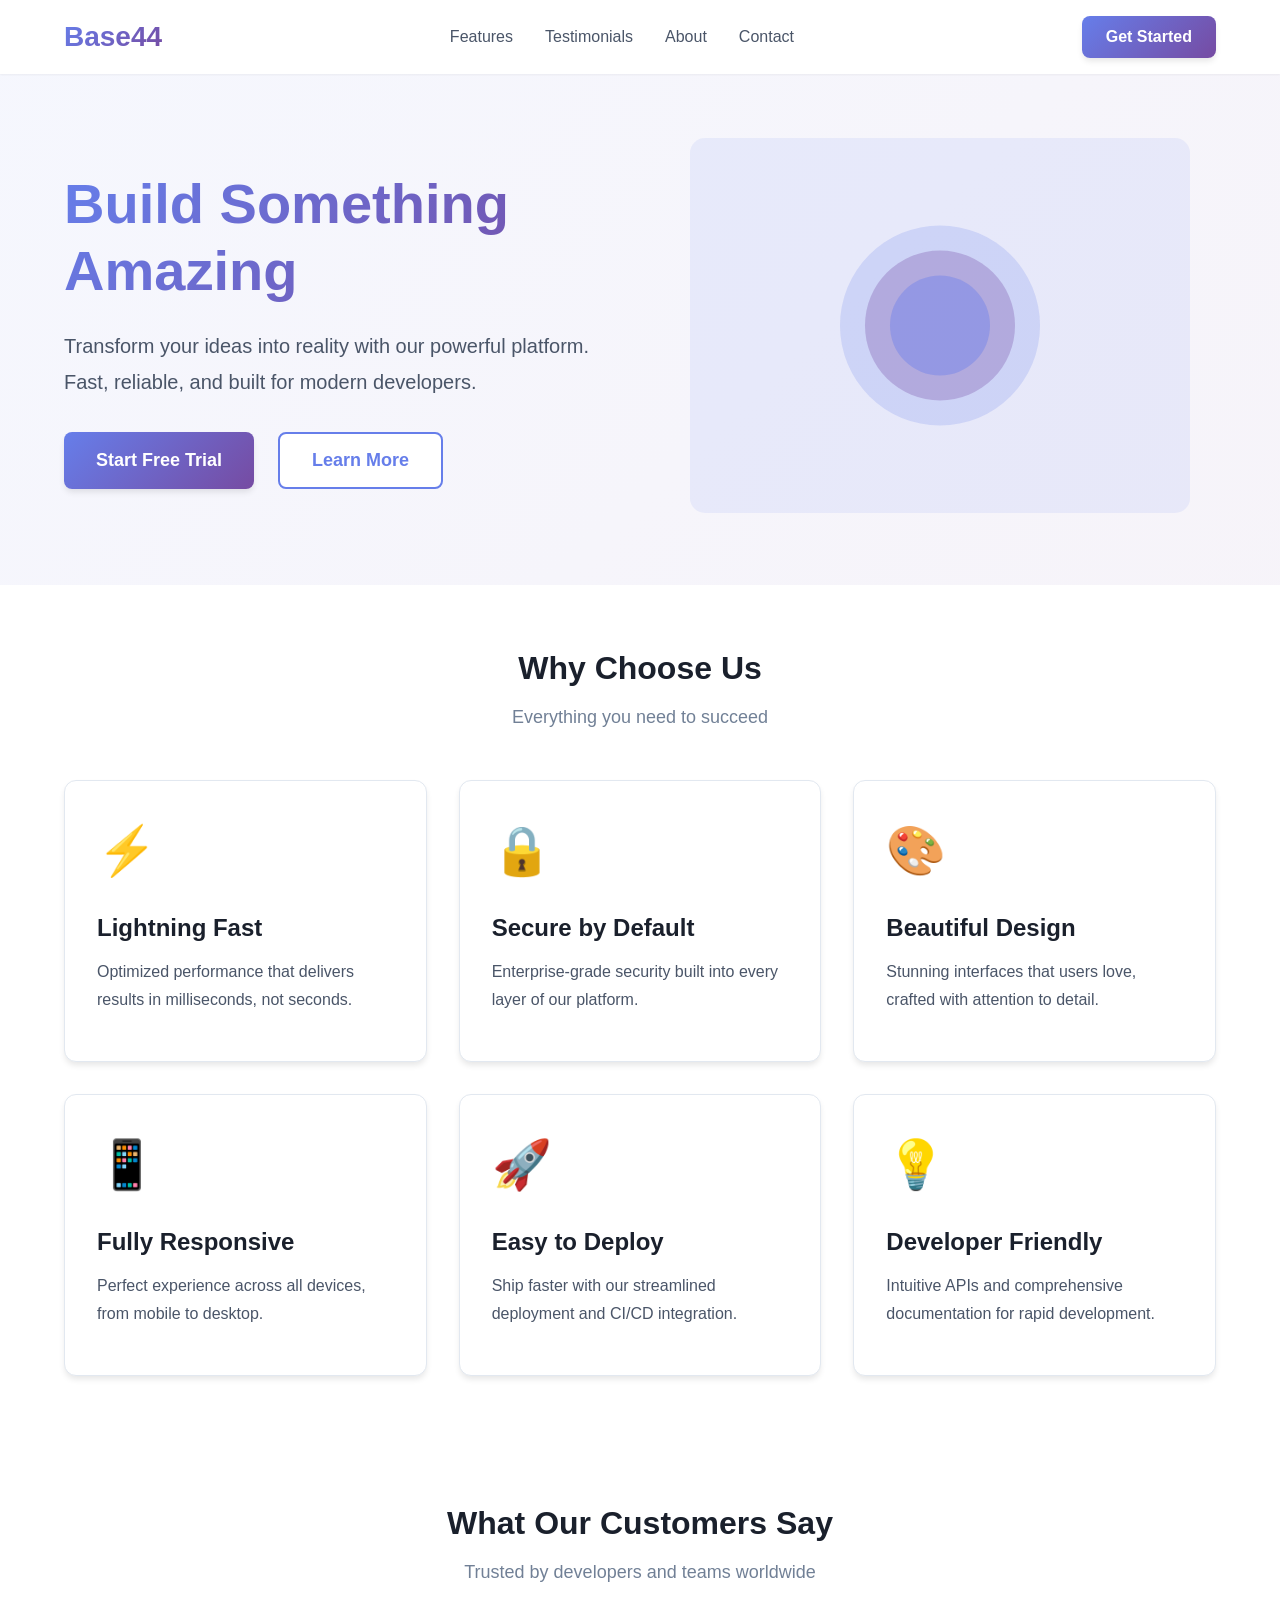
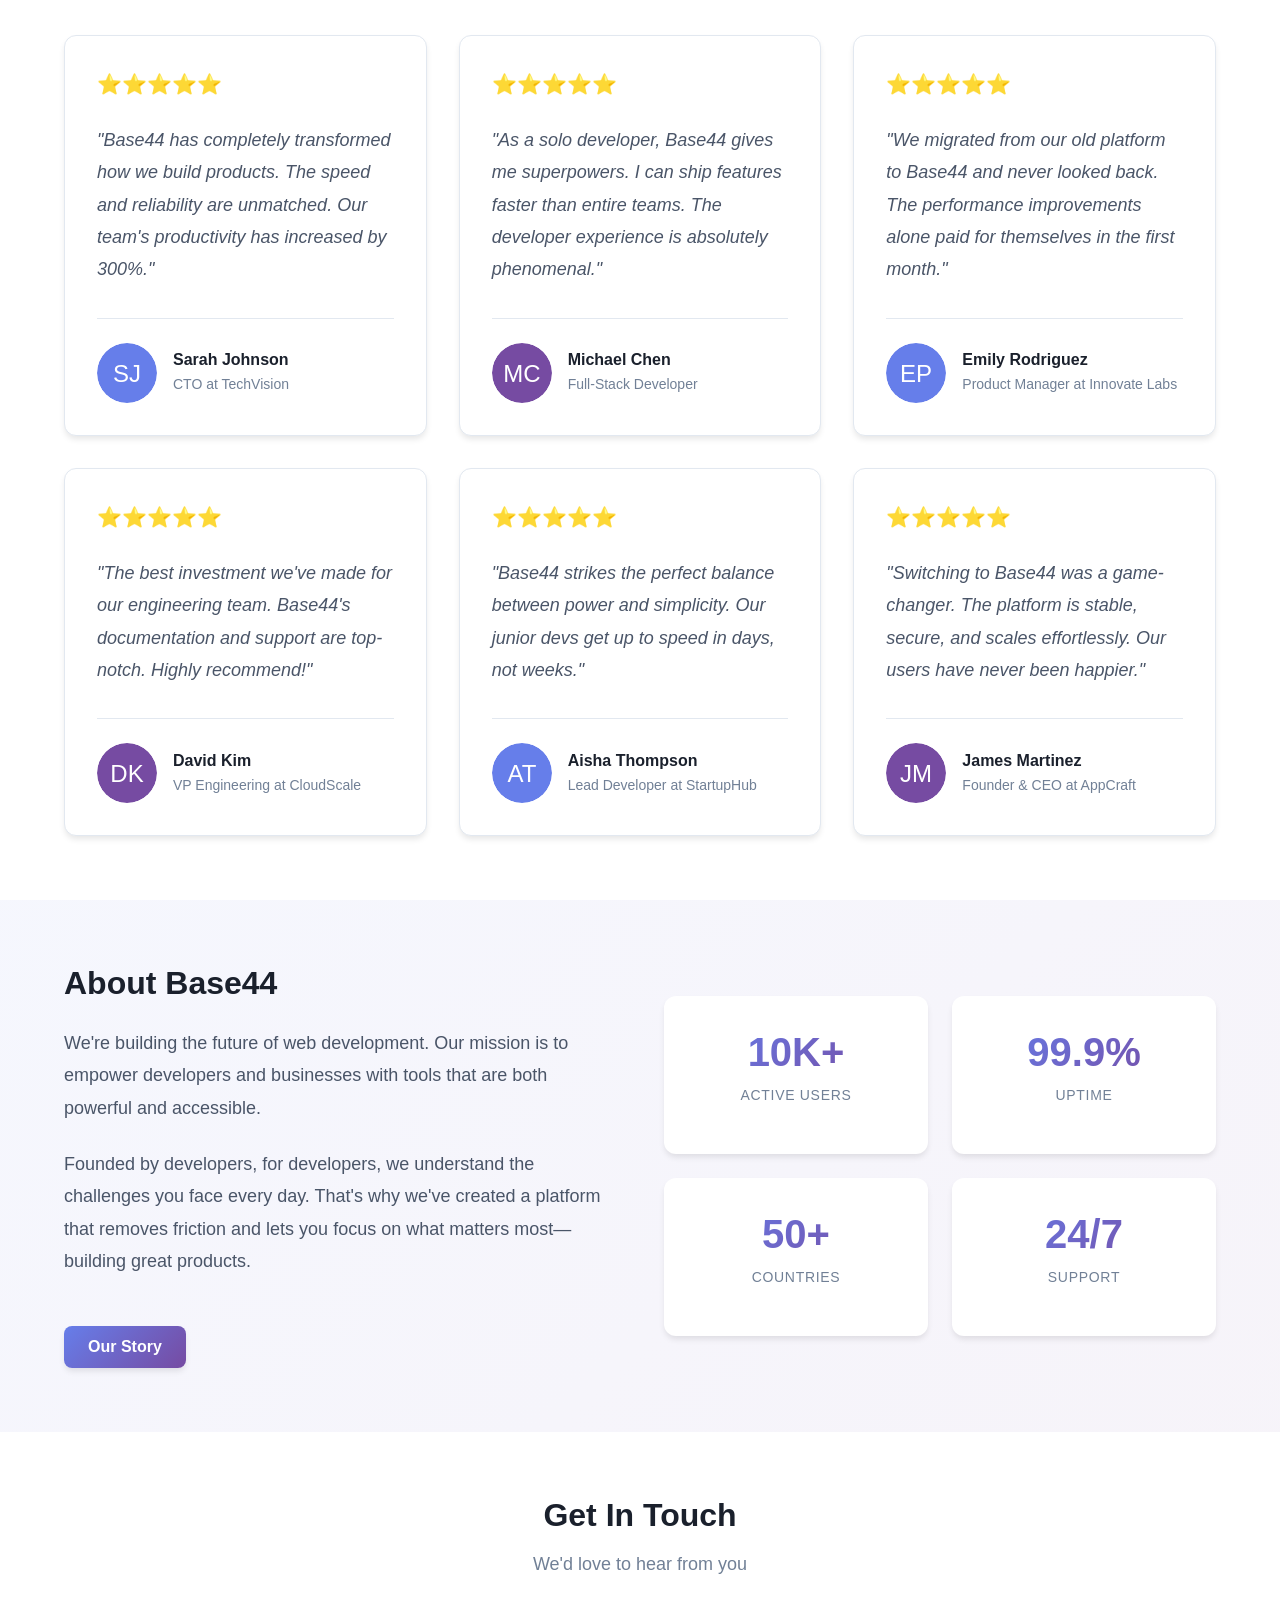
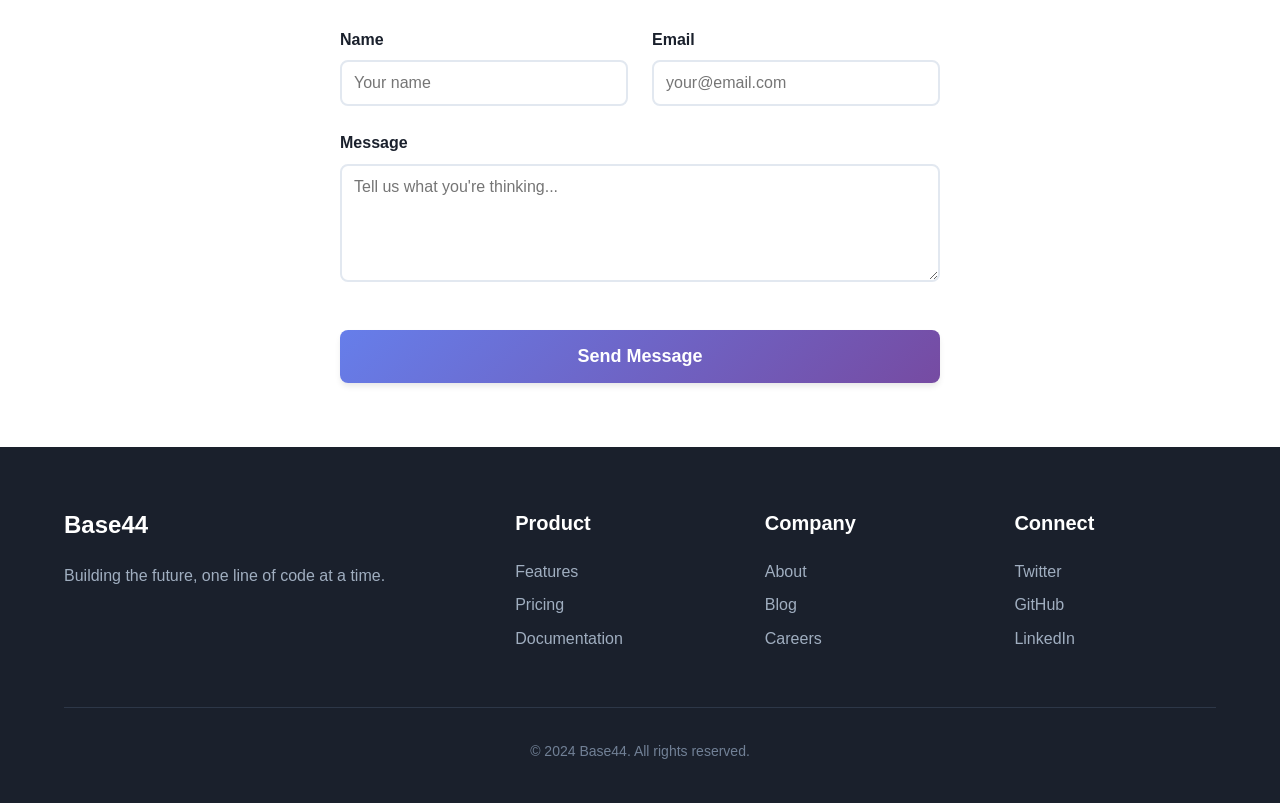
<file: index.html>
<!DOCTYPE html>
<html lang="en">
<head>
    <meta charset="UTF-8">
    <meta name="viewport" content="width=device-width, initial-scale=1.0">
    <meta name="description" content="Base44 Demo - Modern landing page showcase">
    <title>Base44 Demo - Welcome</title>
    <link rel="stylesheet" href="index.css">
</head>
<body>
    <!-- Header / Navigation -->
    <header class="header">
        <nav class="nav container">
            <div class="logo">
                <h1>Base44</h1>
            </div>
            <ul class="nav-links">
                <li><a href="#features">Features</a></li>
                <li><a href="#testimonials">Testimonials</a></li>
                <li><a href="#about">About</a></li>
                <li><a href="#contact">Contact</a></li>
            </ul>
            <button class="btn-primary">Get Started</button>
        </nav>
    </header>

    <!-- Hero Section -->
    <section class="hero">
        <div class="container hero-content">
            <div class="hero-text">
                <h2 class="hero-title">Build Something Amazing</h2>
                <p class="hero-subtitle">
                    Transform your ideas into reality with our powerful platform. 
                    Fast, reliable, and built for modern developers.
                </p>
                <div class="hero-buttons">
                    <button class="btn-primary btn-large">Start Free Trial</button>
                    <button class="btn-secondary btn-large">Learn More</button>
                </div>
            </div>
            <div class="hero-image">
                <div class="placeholder-image">
                    <svg viewBox="0 0 400 300" xmlns="http://www.w3.org/2000/svg">
                        <rect width="400" height="300" fill="#667eea" opacity="0.1" rx="12"/>
                        <circle cx="200" cy="150" r="80" fill="#667eea" opacity="0.2"/>
                        <circle cx="200" cy="150" r="60" fill="#764ba2" opacity="0.3"/>
                        <circle cx="200" cy="150" r="40" fill="#667eea" opacity="0.4"/>
                    </svg>
                </div>
            </div>
        </div>
    </section>

    <!-- Features Section -->
    <section id="features" class="features">
        <div class="container">
            <h2 class="section-title">Why Choose Us</h2>
            <p class="section-subtitle">Everything you need to succeed</p>
            
            <div class="features-grid">
                <div class="feature-card">
                    <div class="feature-icon">⚡</div>
                    <h3>Lightning Fast</h3>
                    <p>Optimized performance that delivers results in milliseconds, not seconds.</p>
                </div>
                
                <div class="feature-card">
                    <div class="feature-icon">🔒</div>
                    <h3>Secure by Default</h3>
                    <p>Enterprise-grade security built into every layer of our platform.</p>
                </div>
                
                <div class="feature-card">
                    <div class="feature-icon">🎨</div>
                    <h3>Beautiful Design</h3>
                    <p>Stunning interfaces that users love, crafted with attention to detail.</p>
                </div>
                
                <div class="feature-card">
                    <div class="feature-icon">📱</div>
                    <h3>Fully Responsive</h3>
                    <p>Perfect experience across all devices, from mobile to desktop.</p>
                </div>
                
                <div class="feature-card">
                    <div class="feature-icon">🚀</div>
                    <h3>Easy to Deploy</h3>
                    <p>Ship faster with our streamlined deployment and CI/CD integration.</p>
                </div>
                
                <div class="feature-card">
                    <div class="feature-icon">💡</div>
                    <h3>Developer Friendly</h3>
                    <p>Intuitive APIs and comprehensive documentation for rapid development.</p>
                </div>
            </div>
        </div>
    </section>

    <!-- Testimonials Section -->
    <section id="testimonials" class="testimonials">
        <div class="container">
            <h2 class="section-title">What Our Customers Say</h2>
            <p class="section-subtitle">Trusted by developers and teams worldwide</p>
            
            <div class="testimonials-grid">
                <div class="testimonial-card">
                    <div class="testimonial-rating">⭐⭐⭐⭐⭐</div>
                    <p class="testimonial-text">
                        "Base44 has completely transformed how we build products. The speed and 
                        reliability are unmatched. Our team's productivity has increased by 300%."
                    </p>
                    <div class="testimonial-author">
                        <div class="author-avatar">
                            <svg viewBox="0 0 100 100" xmlns="http://www.w3.org/2000/svg">
                                <circle cx="50" cy="50" r="50" fill="#667eea"/>
                                <text x="50" y="50" font-size="40" fill="white" text-anchor="middle" dominant-baseline="central">SJ</text>
                            </svg>
                        </div>
                        <div class="author-info">
                            <h4 class="author-name">Sarah Johnson</h4>
                            <p class="author-role">CTO at TechVision</p>
                        </div>
                    </div>
                </div>

                <div class="testimonial-card">
                    <div class="testimonial-rating">⭐⭐⭐⭐⭐</div>
                    <p class="testimonial-text">
                        "As a solo developer, Base44 gives me superpowers. I can ship features 
                        faster than entire teams. The developer experience is absolutely phenomenal."
                    </p>
                    <div class="testimonial-author">
                        <div class="author-avatar">
                            <svg viewBox="0 0 100 100" xmlns="http://www.w3.org/2000/svg">
                                <circle cx="50" cy="50" r="50" fill="#764ba2"/>
                                <text x="50" y="50" font-size="40" fill="white" text-anchor="middle" dominant-baseline="central">MC</text>
                            </svg>
                        </div>
                        <div class="author-info">
                            <h4 class="author-name">Michael Chen</h4>
                            <p class="author-role">Full-Stack Developer</p>
                        </div>
                    </div>
                </div>

                <div class="testimonial-card">
                    <div class="testimonial-rating">⭐⭐⭐⭐⭐</div>
                    <p class="testimonial-text">
                        "We migrated from our old platform to Base44 and never looked back. 
                        The performance improvements alone paid for themselves in the first month."
                    </p>
                    <div class="testimonial-author">
                        <div class="author-avatar">
                            <svg viewBox="0 0 100 100" xmlns="http://www.w3.org/2000/svg">
                                <circle cx="50" cy="50" r="50" fill="#667eea"/>
                                <text x="50" y="50" font-size="40" fill="white" text-anchor="middle" dominant-baseline="central">EP</text>
                            </svg>
                        </div>
                        <div class="author-info">
                            <h4 class="author-name">Emily Rodriguez</h4>
                            <p class="author-role">Product Manager at Innovate Labs</p>
                        </div>
                    </div>
                </div>

                <div class="testimonial-card">
                    <div class="testimonial-rating">⭐⭐⭐⭐⭐</div>
                    <p class="testimonial-text">
                        "The best investment we've made for our engineering team. Base44's 
                        documentation and support are top-notch. Highly recommend!"
                    </p>
                    <div class="testimonial-author">
                        <div class="author-avatar">
                            <svg viewBox="0 0 100 100" xmlns="http://www.w3.org/2000/svg">
                                <circle cx="50" cy="50" r="50" fill="#764ba2"/>
                                <text x="50" y="50" font-size="40" fill="white" text-anchor="middle" dominant-baseline="central">DK</text>
                            </svg>
                        </div>
                        <div class="author-info">
                            <h4 class="author-name">David Kim</h4>
                            <p class="author-role">VP Engineering at CloudScale</p>
                        </div>
                    </div>
                </div>

                <div class="testimonial-card">
                    <div class="testimonial-rating">⭐⭐⭐⭐⭐</div>
                    <p class="testimonial-text">
                        "Base44 strikes the perfect balance between power and simplicity. 
                        Our junior devs get up to speed in days, not weeks."
                    </p>
                    <div class="testimonial-author">
                        <div class="author-avatar">
                            <svg viewBox="0 0 100 100" xmlns="http://www.w3.org/2000/svg">
                                <circle cx="50" cy="50" r="50" fill="#667eea"/>
                                <text x="50" y="50" font-size="40" fill="white" text-anchor="middle" dominant-baseline="central">AT</text>
                            </svg>
                        </div>
                        <div class="author-info">
                            <h4 class="author-name">Aisha Thompson</h4>
                            <p class="author-role">Lead Developer at StartupHub</p>
                        </div>
                    </div>
                </div>

                <div class="testimonial-card">
                    <div class="testimonial-rating">⭐⭐⭐⭐⭐</div>
                    <p class="testimonial-text">
                        "Switching to Base44 was a game-changer. The platform is stable, secure, 
                        and scales effortlessly. Our users have never been happier."
                    </p>
                    <div class="testimonial-author">
                        <div class="author-avatar">
                            <svg viewBox="0 0 100 100" xmlns="http://www.w3.org/2000/svg">
                                <circle cx="50" cy="50" r="50" fill="#764ba2"/>
                                <text x="50" y="50" font-size="40" fill="white" text-anchor="middle" dominant-baseline="central">JM</text>
                            </svg>
                        </div>
                        <div class="author-info">
                            <h4 class="author-name">James Martinez</h4>
                            <p class="author-role">Founder & CEO at AppCraft</p>
                        </div>
                    </div>
                </div>
            </div>
        </div>
    </section>

    <!-- About Section -->
    <section id="about" class="about">
        <div class="container about-content">
            <div class="about-text">
                <h2 class="section-title">About Base44</h2>
                <p>
                    We're building the future of web development. Our mission is to empower 
                    developers and businesses with tools that are both powerful and accessible.
                </p>
                <p>
                    Founded by developers, for developers, we understand the challenges you 
                    face every day. That's why we've created a platform that removes friction 
                    and lets you focus on what matters most—building great products.
                </p>
                <button class="btn-primary">Our Story</button>
            </div>
            <div class="about-stats">
                <div class="stat-card">
                    <h3 class="stat-number">10K+</h3>
                    <p class="stat-label">Active Users</p>
                </div>
                <div class="stat-card">
                    <h3 class="stat-number">99.9%</h3>
                    <p class="stat-label">Uptime</p>
                </div>
                <div class="stat-card">
                    <h3 class="stat-number">50+</h3>
                    <p class="stat-label">Countries</p>
                </div>
                <div class="stat-card">
                    <h3 class="stat-number">24/7</h3>
                    <p class="stat-label">Support</p>
                </div>
            </div>
        </div>
    </section>

    <!-- Contact Section -->
    <section id="contact" class="contact">
        <div class="container">
            <h2 class="section-title">Get In Touch</h2>
            <p class="section-subtitle">We'd love to hear from you</p>
            
            <form class="contact-form">
                <div class="form-row">
                    <div class="form-group">
                        <label for="name">Name</label>
                        <input type="text" id="name" name="name" placeholder="Your name" required>
                    </div>
                    <div class="form-group">
                        <label for="email">Email</label>
                        <input type="email" id="email" name="email" placeholder="your@email.com" required>
                    </div>
                </div>
                <div class="form-group">
                    <label for="message">Message</label>
                    <textarea id="message" name="message" rows="5" placeholder="Tell us what you're thinking..." required></textarea>
                </div>
                <button type="submit" class="btn-primary btn-large">Send Message</button>
            </form>
        </div>
    </section>

    <!-- Footer -->
    <footer class="footer">
        <div class="container">
            <div class="footer-content">
                <div class="footer-section">
                    <h3>Base44</h3>
                    <p>Building the future, one line of code at a time.</p>
                </div>
                <div class="footer-section">
                    <h4>Product</h4>
                    <ul>
                        <li><a href="#">Features</a></li>
                        <li><a href="#">Pricing</a></li>
                        <li><a href="#">Documentation</a></li>
                    </ul>
                </div>
                <div class="footer-section">
                    <h4>Company</h4>
                    <ul>
                        <li><a href="#">About</a></li>
                        <li><a href="#">Blog</a></li>
                        <li><a href="#">Careers</a></li>
                    </ul>
                </div>
                <div class="footer-section">
                    <h4>Connect</h4>
                    <ul>
                        <li><a href="#">Twitter</a></li>
                        <li><a href="#">GitHub</a></li>
                        <li><a href="#">LinkedIn</a></li>
                    </ul>
                </div>
            </div>
            <div class="footer-bottom">
                <p>&copy; 2024 Base44. All rights reserved.</p>
            </div>
        </div>
    </footer>
</body>
</html>
</file>
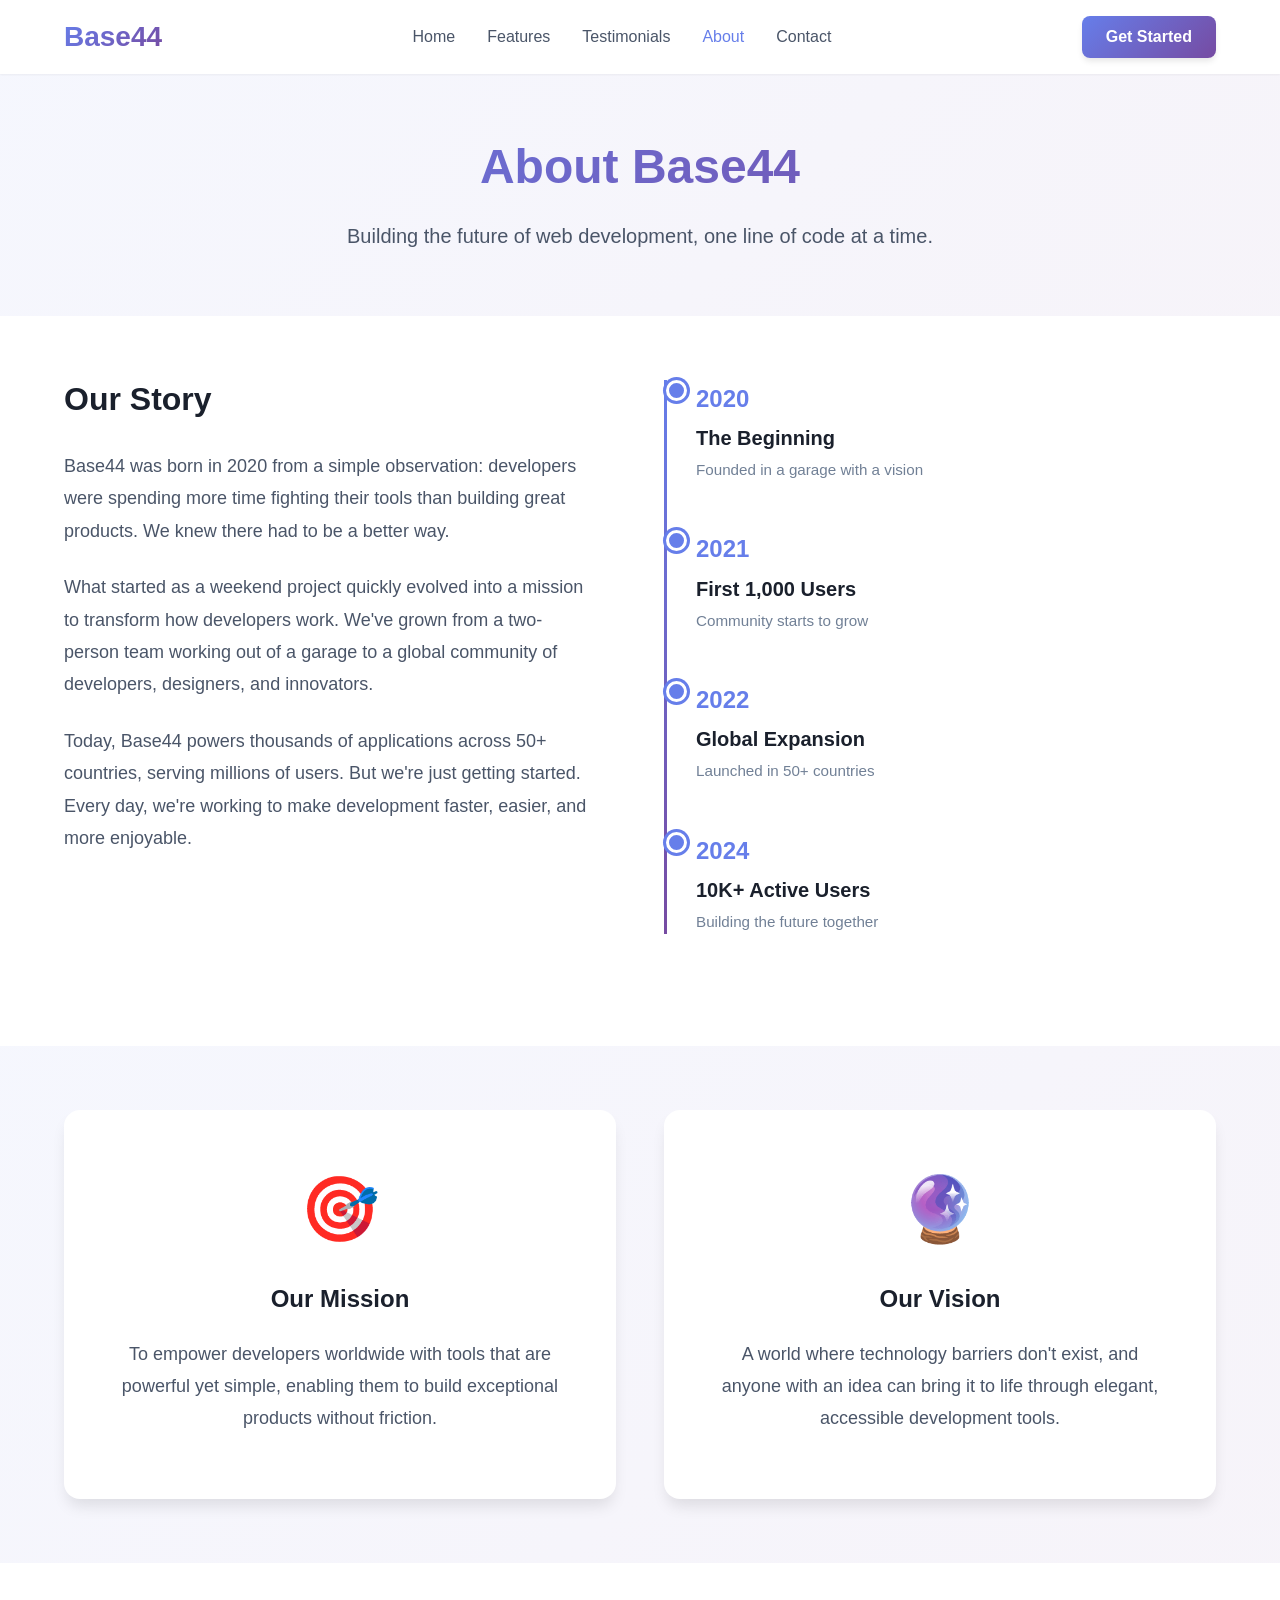
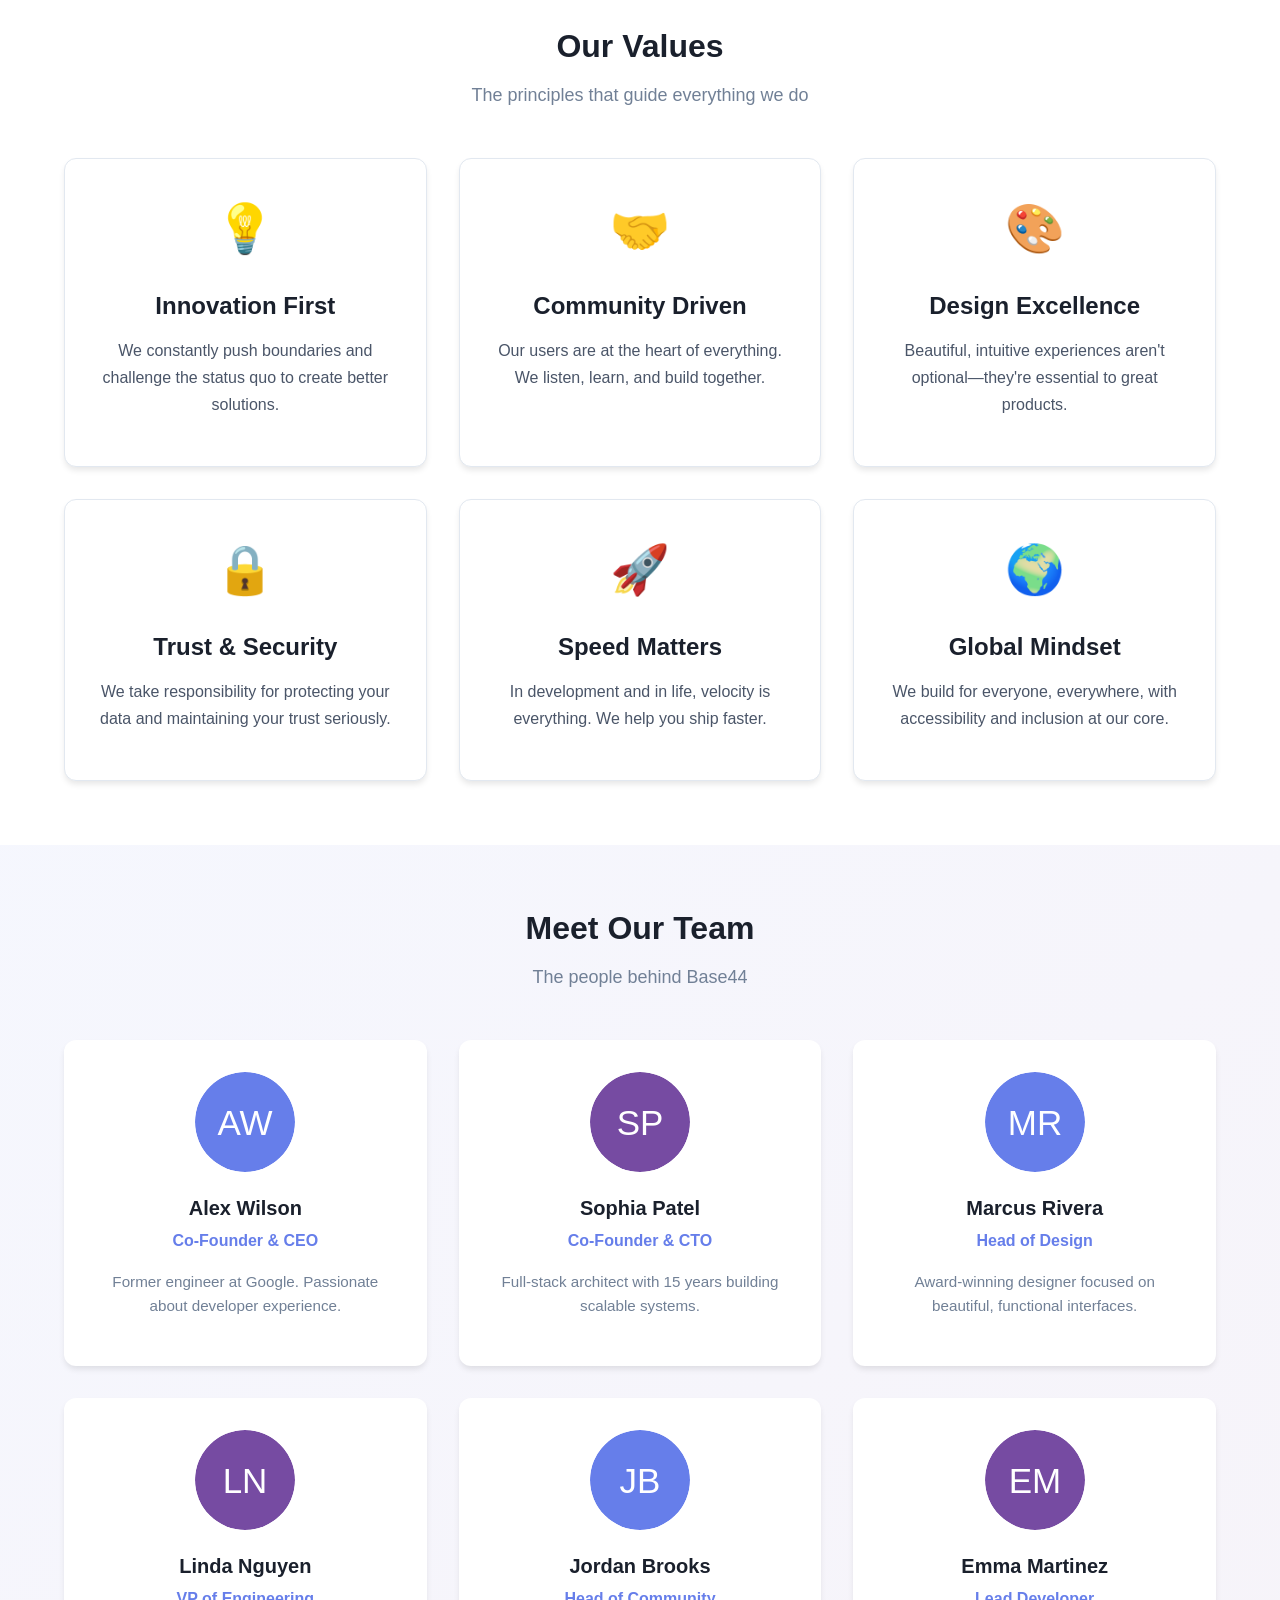
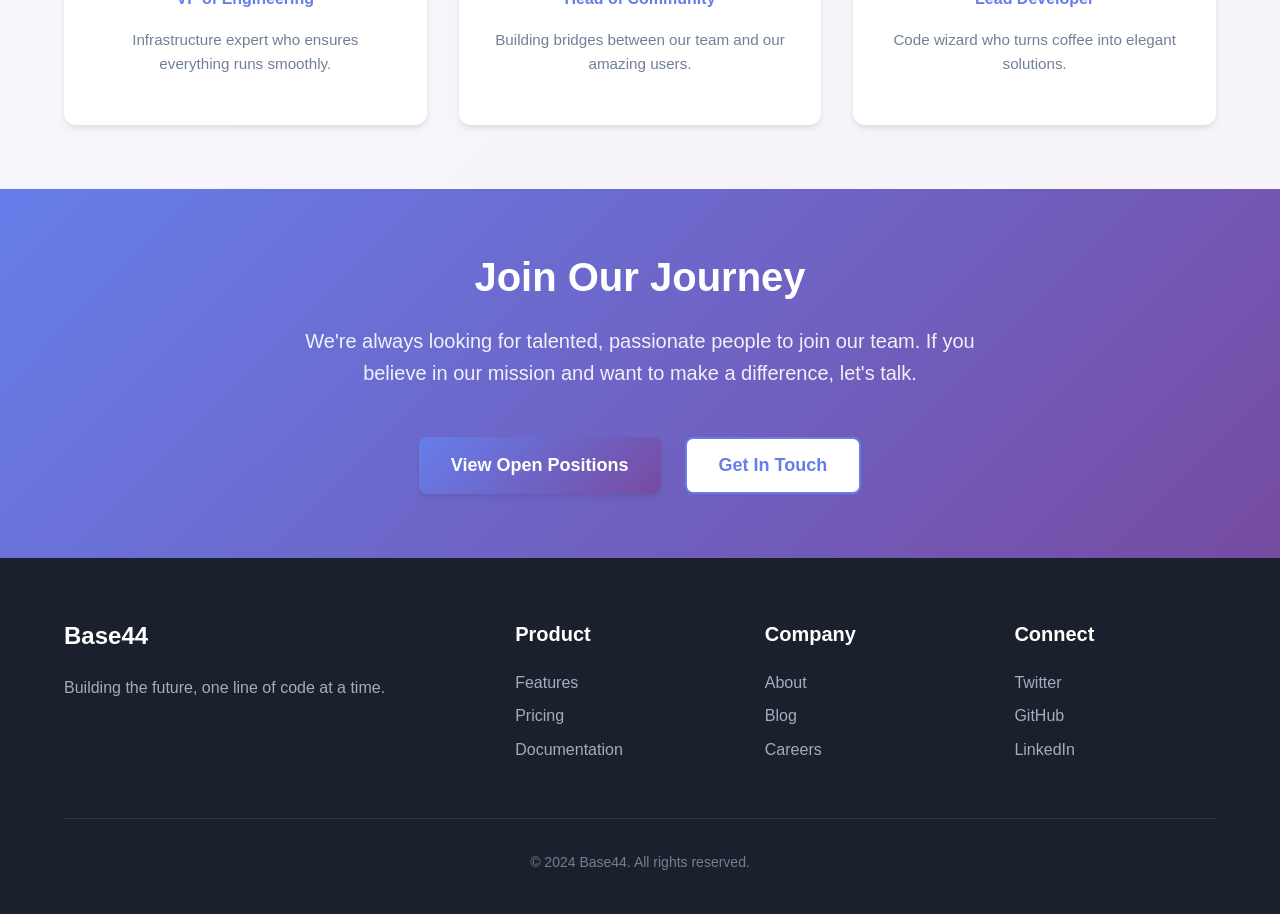
<file: about.html>
<!DOCTYPE html>
<html lang="en">
<head>
    <meta charset="UTF-8">
    <meta name="viewport" content="width=device-width, initial-scale=1.0">
    <meta name="description" content="Learn more about Base44 - Our story, mission, and team">
    <title>About Us - Base44</title>
    <link rel="stylesheet" href="index.css">
</head>
<body>
    <!-- Header / Navigation -->
    <header class="header">
        <nav class="nav container">
            <div class="logo">
                <a href="index.html" style="text-decoration: none;">
                    <h1>Base44</h1>
                </a>
            </div>
            <ul class="nav-links">
                <li><a href="index.html">Home</a></li>
                <li><a href="index.html#features">Features</a></li>
                <li><a href="index.html#testimonials">Testimonials</a></li>
                <li><a href="about.html" class="active">About</a></li>
                <li><a href="index.html#contact">Contact</a></li>
            </ul>
            <button class="btn-primary">Get Started</button>
        </nav>
    </header>

    <!-- Page Hero -->
    <section class="page-hero">
        <div class="container">
            <h1 class="page-title">About Base44</h1>
            <p class="page-subtitle">
                Building the future of web development, one line of code at a time.
            </p>
        </div>
    </section>

    <!-- Our Story Section -->
    <section class="our-story">
        <div class="container">
            <div class="story-content">
                <div class="story-text">
                    <h2 class="section-title">Our Story</h2>
                    <p>
                        Base44 was born in 2020 from a simple observation: developers were spending 
                        more time fighting their tools than building great products. We knew there 
                        had to be a better way.
                    </p>
                    <p>
                        What started as a weekend project quickly evolved into a mission to transform 
                        how developers work. We've grown from a two-person team working out of a garage 
                        to a global community of developers, designers, and innovators.
                    </p>
                    <p>
                        Today, Base44 powers thousands of applications across 50+ countries, serving 
                        millions of users. But we're just getting started. Every day, we're working to 
                        make development faster, easier, and more enjoyable.
                    </p>
                </div>
                <div class="story-image">
                    <div class="timeline">
                        <div class="timeline-item">
                            <div class="timeline-year">2020</div>
                            <div class="timeline-content">
                                <h4>The Beginning</h4>
                                <p>Founded in a garage with a vision</p>
                            </div>
                        </div>
                        <div class="timeline-item">
                            <div class="timeline-year">2021</div>
                            <div class="timeline-content">
                                <h4>First 1,000 Users</h4>
                                <p>Community starts to grow</p>
                            </div>
                        </div>
                        <div class="timeline-item">
                            <div class="timeline-year">2022</div>
                            <div class="timeline-content">
                                <h4>Global Expansion</h4>
                                <p>Launched in 50+ countries</p>
                            </div>
                        </div>
                        <div class="timeline-item">
                            <div class="timeline-year">2024</div>
                            <div class="timeline-content">
                                <h4>10K+ Active Users</h4>
                                <p>Building the future together</p>
                            </div>
                        </div>
                    </div>
                </div>
            </div>
        </div>
    </section>

    <!-- Mission & Vision -->
    <section class="mission-vision">
        <div class="container">
            <div class="mv-grid">
                <div class="mv-card">
                    <div class="mv-icon">🎯</div>
                    <h3>Our Mission</h3>
                    <p>
                        To empower developers worldwide with tools that are powerful yet simple, 
                        enabling them to build exceptional products without friction.
                    </p>
                </div>
                <div class="mv-card">
                    <div class="mv-icon">🔮</div>
                    <h3>Our Vision</h3>
                    <p>
                        A world where technology barriers don't exist, and anyone with an idea 
                        can bring it to life through elegant, accessible development tools.
                    </p>
                </div>
            </div>
        </div>
    </section>

    <!-- Values Section -->
    <section class="values">
        <div class="container">
            <h2 class="section-title">Our Values</h2>
            <p class="section-subtitle">The principles that guide everything we do</p>
            
            <div class="values-grid">
                <div class="value-card">
                    <div class="value-icon">💡</div>
                    <h3>Innovation First</h3>
                    <p>We constantly push boundaries and challenge the status quo to create better solutions.</p>
                </div>
                
                <div class="value-card">
                    <div class="value-icon">🤝</div>
                    <h3>Community Driven</h3>
                    <p>Our users are at the heart of everything. We listen, learn, and build together.</p>
                </div>
                
                <div class="value-card">
                    <div class="value-icon">🎨</div>
                    <h3>Design Excellence</h3>
                    <p>Beautiful, intuitive experiences aren't optional—they're essential to great products.</p>
                </div>
                
                <div class="value-card">
                    <div class="value-icon">🔒</div>
                    <h3>Trust & Security</h3>
                    <p>We take responsibility for protecting your data and maintaining your trust seriously.</p>
                </div>
                
                <div class="value-card">
                    <div class="value-icon">🚀</div>
                    <h3>Speed Matters</h3>
                    <p>In development and in life, velocity is everything. We help you ship faster.</p>
                </div>
                
                <div class="value-card">
                    <div class="value-icon">🌍</div>
                    <h3>Global Mindset</h3>
                    <p>We build for everyone, everywhere, with accessibility and inclusion at our core.</p>
                </div>
            </div>
        </div>
    </section>

    <!-- Team Section -->
    <section class="team">
        <div class="container">
            <h2 class="section-title">Meet Our Team</h2>
            <p class="section-subtitle">The people behind Base44</p>
            
            <div class="team-grid">
                <div class="team-member">
                    <div class="member-avatar">
                        <svg viewBox="0 0 100 100" xmlns="http://www.w3.org/2000/svg">
                            <circle cx="50" cy="50" r="50" fill="#667eea"/>
                            <text x="50" y="50" font-size="35" fill="white" text-anchor="middle" dominant-baseline="central">AW</text>
                        </svg>
                    </div>
                    <h3 class="member-name">Alex Wilson</h3>
                    <p class="member-role">Co-Founder & CEO</p>
                    <p class="member-bio">Former engineer at Google. Passionate about developer experience.</p>
                </div>

                <div class="team-member">
                    <div class="member-avatar">
                        <svg viewBox="0 0 100 100" xmlns="http://www.w3.org/2000/svg">
                            <circle cx="50" cy="50" r="50" fill="#764ba2"/>
                            <text x="50" y="50" font-size="35" fill="white" text-anchor="middle" dominant-baseline="central">SP</text>
                        </svg>
                    </div>
                    <h3 class="member-name">Sophia Patel</h3>
                    <p class="member-role">Co-Founder & CTO</p>
                    <p class="member-bio">Full-stack architect with 15 years building scalable systems.</p>
                </div>

                <div class="team-member">
                    <div class="member-avatar">
                        <svg viewBox="0 0 100 100" xmlns="http://www.w3.org/2000/svg">
                            <circle cx="50" cy="50" r="50" fill="#667eea"/>
                            <text x="50" y="50" font-size="35" fill="white" text-anchor="middle" dominant-baseline="central">MR</text>
                        </svg>
                    </div>
                    <h3 class="member-name">Marcus Rivera</h3>
                    <p class="member-role">Head of Design</p>
                    <p class="member-bio">Award-winning designer focused on beautiful, functional interfaces.</p>
                </div>

                <div class="team-member">
                    <div class="member-avatar">
                        <svg viewBox="0 0 100 100" xmlns="http://www.w3.org/2000/svg">
                            <circle cx="50" cy="50" r="50" fill="#764ba2"/>
                            <text x="50" y="50" font-size="35" fill="white" text-anchor="middle" dominant-baseline="central">LN</text>
                        </svg>
                    </div>
                    <h3 class="member-name">Linda Nguyen</h3>
                    <p class="member-role">VP of Engineering</p>
                    <p class="member-bio">Infrastructure expert who ensures everything runs smoothly.</p>
                </div>

                <div class="team-member">
                    <div class="member-avatar">
                        <svg viewBox="0 0 100 100" xmlns="http://www.w3.org/2000/svg">
                            <circle cx="50" cy="50" r="50" fill="#667eea"/>
                            <text x="50" y="50" font-size="35" fill="white" text-anchor="middle" dominant-baseline="central">JB</text>
                        </svg>
                    </div>
                    <h3 class="member-name">Jordan Brooks</h3>
                    <p class="member-role">Head of Community</p>
                    <p class="member-bio">Building bridges between our team and our amazing users.</p>
                </div>

                <div class="team-member">
                    <div class="member-avatar">
                        <svg viewBox="0 0 100 100" xmlns="http://www.w3.org/2000/svg">
                            <circle cx="50" cy="50" r="50" fill="#764ba2"/>
                            <text x="50" y="50" font-size="35" fill="white" text-anchor="middle" dominant-baseline="central">EM</text>
                        </svg>
                    </div>
                    <h3 class="member-name">Emma Martinez</h3>
                    <p class="member-role">Lead Developer</p>
                    <p class="member-bio">Code wizard who turns coffee into elegant solutions.</p>
                </div>
            </div>
        </div>
    </section>

    <!-- Join Us CTA -->
    <section class="join-cta">
        <div class="container">
            <div class="cta-content">
                <h2>Join Our Journey</h2>
                <p>
                    We're always looking for talented, passionate people to join our team. 
                    If you believe in our mission and want to make a difference, let's talk.
                </p>
                <div class="cta-buttons">
                    <button class="btn-primary btn-large">View Open Positions</button>
                    <button class="btn-secondary btn-large">Get In Touch</button>
                </div>
            </div>
        </div>
    </section>

    <!-- Footer -->
    <footer class="footer">
        <div class="container">
            <div class="footer-content">
                <div class="footer-section">
                    <h3>Base44</h3>
                    <p>Building the future, one line of code at a time.</p>
                </div>
                <div class="footer-section">
                    <h4>Product</h4>
                    <ul>
                        <li><a href="index.html#features">Features</a></li>
                        <li><a href="#">Pricing</a></li>
                        <li><a href="#">Documentation</a></li>
                    </ul>
                </div>
                <div class="footer-section">
                    <h4>Company</h4>
                    <ul>
                        <li><a href="about.html">About</a></li>
                        <li><a href="#">Blog</a></li>
                        <li><a href="#">Careers</a></li>
                    </ul>
                </div>
                <div class="footer-section">
                    <h4>Connect</h4>
                    <ul>
                        <li><a href="#">Twitter</a></li>
                        <li><a href="#">GitHub</a></li>
                        <li><a href="#">LinkedIn</a></li>
                    </ul>
                </div>
            </div>
            <div class="footer-bottom">
                <p>&copy; 2024 Base44. All rights reserved.</p>
            </div>
        </div>
    </footer>
</body>
</html>
</file>
<file: index.css>
/* ============================================
   CSS Reset & Base Styles
   ============================================ */

* {
    margin: 0;
    padding: 0;
    box-sizing: border-box;
}

:root {
    /* Colors */
    --primary: #667eea;
    --primary-dark: #5a67d8;
    --secondary: #764ba2;
    --text-dark: #1a202c;
    --text-light: #4a5568;
    --text-muted: #718096;
    --bg-light: #f7fafc;
    --bg-white: #ffffff;
    --border: #e2e8f0;
    
    /* Spacing */
    --spacing-xs: 0.5rem;
    --spacing-sm: 1rem;
    --spacing-md: 1.5rem;
    --spacing-lg: 2rem;
    --spacing-xl: 3rem;
    --spacing-2xl: 4rem;
    
    /* Typography */
    --font-primary: -apple-system, BlinkMacSystemFont, 'Segoe UI', Roboto, Oxygen, Ubuntu, Cantarell, sans-serif;
    
    /* Border Radius */
    --radius-sm: 0.375rem;
    --radius-md: 0.5rem;
    --radius-lg: 0.75rem;
    --radius-xl: 1rem;
    
    /* Shadows */
    --shadow-sm: 0 1px 2px 0 rgba(0, 0, 0, 0.05);
    --shadow-md: 0 4px 6px -1px rgba(0, 0, 0, 0.1);
    --shadow-lg: 0 10px 15px -3px rgba(0, 0, 0, 0.1);
    --shadow-xl: 0 20px 25px -5px rgba(0, 0, 0, 0.1);
}

html {
    scroll-behavior: smooth;
}

body {
    font-family: var(--font-primary);
    color: var(--text-dark);
    line-height: 1.6;
    background-color: var(--bg-white);
}

.container {
    max-width: 1200px;
    margin: 0 auto;
    padding: 0 var(--spacing-md);
}

/* ============================================
   Typography
   ============================================ */

h1, h2, h3, h4 {
    font-weight: 700;
    line-height: 1.2;
    color: var(--text-dark);
}

h1 { font-size: 2.5rem; }
h2 { font-size: 2rem; }
h3 { font-size: 1.5rem; }
h4 { font-size: 1.25rem; }

p {
    color: var(--text-light);
    margin-bottom: var(--spacing-sm);
}

/* ============================================
   Buttons
   ============================================ */

button {
    font-family: var(--font-primary);
    font-weight: 600;
    border: none;
    border-radius: var(--radius-md);
    cursor: pointer;
    transition: all 0.2s ease;
    padding: 0.75rem 1.5rem;
    font-size: 1rem;
}

.btn-primary {
    background: linear-gradient(135deg, var(--primary) 0%, var(--secondary) 100%);
    color: white;
    box-shadow: var(--shadow-md);
}

.btn-primary:hover {
    transform: translateY(-2px);
    box-shadow: var(--shadow-lg);
}

.btn-secondary {
    background: white;
    color: var(--primary);
    border: 2px solid var(--primary);
}

.btn-secondary:hover {
    background: var(--bg-light);
}

.btn-large {
    padding: 1rem 2rem;
    font-size: 1.125rem;
}

/* ============================================
   Header / Navigation
   ============================================ */

.header {
    background: white;
    box-shadow: var(--shadow-sm);
    position: sticky;
    top: 0;
    z-index: 1000;
    padding: var(--spacing-sm) 0;
}

.nav {
    display: flex;
    justify-content: space-between;
    align-items: center;
}

.logo h1 {
    background: linear-gradient(135deg, var(--primary) 0%, var(--secondary) 100%);
    -webkit-background-clip: text;
    -webkit-text-fill-color: transparent;
    background-clip: text;
    font-size: 1.75rem;
}

.nav-links {
    display: flex;
    gap: var(--spacing-lg);
    list-style: none;
    align-items: center;
}

.nav-links a {
    color: var(--text-light);
    text-decoration: none;
    font-weight: 500;
    transition: color 0.2s ease;
}

.nav-links a:hover,
.nav-links a.active {
    color: var(--primary);
}

/* ============================================
   Hero Section
   ============================================ */

.hero {
    padding: var(--spacing-2xl) 0;
    background: linear-gradient(135deg, #667eea10 0%, #764ba210 100%);
}

.hero-content {
    display: grid;
    grid-template-columns: 1fr 1fr;
    gap: var(--spacing-xl);
    align-items: center;
}

.hero-text {
    animation: fadeInUp 0.8s ease;
}

.hero-title {
    font-size: 3.5rem;
    margin-bottom: var(--spacing-md);
    background: linear-gradient(135deg, var(--primary) 0%, var(--secondary) 100%);
    -webkit-background-clip: text;
    -webkit-text-fill-color: transparent;
    background-clip: text;
}

.hero-subtitle {
    font-size: 1.25rem;
    color: var(--text-light);
    margin-bottom: var(--spacing-lg);
    line-height: 1.8;
}

.hero-buttons {
    display: flex;
    gap: var(--spacing-md);
}

.hero-image {
    animation: fadeIn 1s ease;
}

.placeholder-image {
    width: 100%;
    max-width: 500px;
    margin: 0 auto;
}

.placeholder-image svg {
    width: 100%;
    height: auto;
}

/* ============================================
   Features Section
   ============================================ */

.features {
    padding: var(--spacing-2xl) 0;
    background: var(--bg-white);
}

.section-title {
    text-align: center;
    margin-bottom: var(--spacing-sm);
}

.section-subtitle {
    text-align: center;
    color: var(--text-muted);
    font-size: 1.125rem;
    margin-bottom: var(--spacing-xl);
}

.features-grid {
    display: grid;
    grid-template-columns: repeat(auto-fit, minmax(300px, 1fr));
    gap: var(--spacing-lg);
    margin-top: var(--spacing-xl);
}

.feature-card {
    padding: var(--spacing-lg);
    background: white;
    border-radius: var(--radius-lg);
    box-shadow: var(--shadow-md);
    transition: all 0.3s ease;
    border: 1px solid var(--border);
}

.feature-card:hover {
    transform: translateY(-5px);
    box-shadow: var(--shadow-xl);
}

.feature-icon {
    font-size: 3rem;
    margin-bottom: var(--spacing-md);
}

.feature-card h3 {
    margin-bottom: var(--spacing-sm);
    color: var(--text-dark);
}

.feature-card p {
    color: var(--text-light);
    line-height: 1.7;
}

/* ============================================
   Testimonials Section
   ============================================ */

.testimonials {
    padding: var(--spacing-2xl) 0;
    background: var(--bg-white);
}

.testimonials-grid {
    display: grid;
    grid-template-columns: repeat(auto-fit, minmax(350px, 1fr));
    gap: var(--spacing-lg);
    margin-top: var(--spacing-xl);
}

.testimonial-card {
    background: white;
    padding: var(--spacing-lg);
    border-radius: var(--radius-lg);
    box-shadow: var(--shadow-md);
    border: 1px solid var(--border);
    transition: all 0.3s ease;
    display: flex;
    flex-direction: column;
}

.testimonial-card:hover {
    transform: translateY(-5px);
    box-shadow: var(--shadow-xl);
}

.testimonial-rating {
    font-size: 1.25rem;
    margin-bottom: var(--spacing-md);
    color: #fbbf24;
}

.testimonial-text {
    font-size: 1.125rem;
    line-height: 1.8;
    color: var(--text-light);
    font-style: italic;
    margin-bottom: var(--spacing-lg);
    flex-grow: 1;
}

.testimonial-author {
    display: flex;
    align-items: center;
    gap: var(--spacing-sm);
    margin-top: auto;
    padding-top: var(--spacing-md);
    border-top: 1px solid var(--border);
}

.author-avatar {
    width: 60px;
    height: 60px;
    border-radius: 50%;
    overflow: hidden;
    flex-shrink: 0;
}

.author-avatar svg {
    width: 100%;
    height: 100%;
}

.author-info {
    flex-grow: 1;
}

.author-name {
    font-size: 1rem;
    font-weight: 600;
    color: var(--text-dark);
    margin-bottom: 0.25rem;
}

.author-role {
    font-size: 0.875rem;
    color: var(--text-muted);
    margin-bottom: 0;
}

/* ============================================
   About Section
   ============================================ */

.about {
    padding: var(--spacing-2xl) 0;
    background: linear-gradient(135deg, #667eea10 0%, #764ba210 100%);
}

.about-content {
    display: grid;
    grid-template-columns: 1fr 1fr;
    gap: var(--spacing-xl);
    align-items: center;
}

.about-text h2 {
    text-align: left;
    margin-bottom: var(--spacing-md);
}

.about-text p {
    font-size: 1.125rem;
    margin-bottom: var(--spacing-md);
    line-height: 1.8;
}

.about-text button {
    margin-top: var(--spacing-md);
}

.about-stats {
    display: grid;
    grid-template-columns: 1fr 1fr;
    gap: var(--spacing-md);
}

.stat-card {
    background: white;
    padding: var(--spacing-lg);
    border-radius: var(--radius-lg);
    text-align: center;
    box-shadow: var(--shadow-md);
}

.stat-number {
    font-size: 2.5rem;
    background: linear-gradient(135deg, var(--primary) 0%, var(--secondary) 100%);
    -webkit-background-clip: text;
    -webkit-text-fill-color: transparent;
    background-clip: text;
    margin-bottom: var(--spacing-xs);
}

.stat-label {
    color: var(--text-muted);
    font-size: 0.875rem;
    text-transform: uppercase;
    letter-spacing: 0.05em;
}

/* ============================================
   About Page Styles
   ============================================ */

.page-hero {
    padding: var(--spacing-2xl) 0;
    background: linear-gradient(135deg, #667eea10 0%, #764ba210 100%);
    text-align: center;
}

.page-title {
    font-size: 3rem;
    margin-bottom: var(--spacing-md);
    background: linear-gradient(135deg, var(--primary) 0%, var(--secondary) 100%);
    -webkit-background-clip: text;
    -webkit-text-fill-color: transparent;
    background-clip: text;
}

.page-subtitle {
    font-size: 1.25rem;
    color: var(--text-light);
    max-width: 700px;
    margin: 0 auto;
}

/* Our Story Section */
.our-story {
    padding: var(--spacing-2xl) 0;
    background: var(--bg-white);
}

.story-content {
    display: grid;
    grid-template-columns: 1fr 1fr;
    gap: var(--spacing-xl);
    align-items: start;
}

.story-text {
    padding-right: var(--spacing-md);
}

.story-text h2 {
    text-align: left;
    margin-bottom: var(--spacing-lg);
}

.story-text p {
    font-size: 1.125rem;
    line-height: 1.8;
    margin-bottom: var(--spacing-md);
}

/* Timeline */
.timeline {
    position: relative;
    padding-left: var(--spacing-lg);
}

.timeline::before {
    content: '';
    position: absolute;
    left: 0;
    top: 0;
    bottom: 0;
    width: 3px;
    background: linear-gradient(180deg, var(--primary) 0%, var(--secondary) 100%);
}

.timeline-item {
    position: relative;
    margin-bottom: var(--spacing-xl);
}

.timeline-item::before {
    content: '';
    position: absolute;
    left: -30px;
    top: 0;
    width: 15px;
    height: 15px;
    border-radius: 50%;
    background: var(--primary);
    border: 3px solid white;
    box-shadow: 0 0 0 3px var(--primary);
}

.timeline-year {
    font-size: 1.5rem;
    font-weight: 700;
    color: var(--primary);
    margin-bottom: var(--spacing-xs);
}

.timeline-content h4 {
    color: var(--text-dark);
    margin-bottom: 0.5rem;
}

.timeline-content p {
    color: var(--text-muted);
    font-size: 0.95rem;
    margin-bottom: 0;
}

/* Mission & Vision */
.mission-vision {
    padding: var(--spacing-2xl) 0;
    background: linear-gradient(135deg, #667eea10 0%, #764ba210 100%);
}

.mv-grid {
    display: grid;
    grid-template-columns: 1fr 1fr;
    gap: var(--spacing-xl);
}

.mv-card {
    background: white;
    padding: var(--spacing-xl);
    border-radius: var(--radius-xl);
    box-shadow: var(--shadow-lg);
    text-align: center;
}

.mv-icon {
    font-size: 4rem;
    margin-bottom: var(--spacing-md);
}

.mv-card h3 {
    margin-bottom: var(--spacing-md);
    color: var(--text-dark);
}

.mv-card p {
    font-size: 1.125rem;
    line-height: 1.8;
}

/* Values Section */
.values {
    padding: var(--spacing-2xl) 0;
    background: var(--bg-white);
}

.values-grid {
    display: grid;
    grid-template-columns: repeat(auto-fit, minmax(300px, 1fr));
    gap: var(--spacing-lg);
    margin-top: var(--spacing-xl);
}

.value-card {
    padding: var(--spacing-lg);
    background: white;
    border-radius: var(--radius-lg);
    box-shadow: var(--shadow-md);
    border: 1px solid var(--border);
    transition: all 0.3s ease;
    text-align: center;
}

.value-card:hover {
    transform: translateY(-5px);
    box-shadow: var(--shadow-xl);
}

.value-icon {
    font-size: 3rem;
    margin-bottom: var(--spacing-md);
}

.value-card h3 {
    margin-bottom: var(--spacing-sm);
    color: var(--text-dark);
}

.value-card p {
    color: var(--text-light);
    line-height: 1.7;
}

/* Team Section */
.team {
    padding: var(--spacing-2xl) 0;
    background: linear-gradient(135deg, #667eea10 0%, #764ba210 100%);
}

.team-grid {
    display: grid;
    grid-template-columns: repeat(auto-fit, minmax(280px, 1fr));
    gap: var(--spacing-lg);
    margin-top: var(--spacing-xl);
}

.team-member {
    background: white;
    padding: var(--spacing-lg);
    border-radius: var(--radius-lg);
    box-shadow: var(--shadow-md);
    text-align: center;
    transition: all 0.3s ease;
}

.team-member:hover {
    transform: translateY(-5px);
    box-shadow: var(--shadow-xl);
}

.member-avatar {
    width: 100px;
    height: 100px;
    margin: 0 auto var(--spacing-md);
    border-radius: 50%;
    overflow: hidden;
}

.member-avatar svg {
    width: 100%;
    height: 100%;
}

.member-name {
    font-size: 1.25rem;
    color: var(--text-dark);
    margin-bottom: var(--spacing-xs);
}

.member-role {
    color: var(--primary);
    font-weight: 600;
    margin-bottom: var(--spacing-sm);
}

.member-bio {
    color: var(--text-muted);
    font-size: 0.95rem;
    line-height: 1.6;
}

/* Join CTA */
.join-cta {
    padding: var(--spacing-2xl) 0;
    background: linear-gradient(135deg, var(--primary) 0%, var(--secondary) 100%);
    color: white;
    text-align: center;
}

.cta-content h2 {
    color: white;
    font-size: 2.5rem;
    margin-bottom: var(--spacing-md);
}

.cta-content p {
    color: rgba(255, 255, 255, 0.9);
    font-size: 1.25rem;
    max-width: 700px;
    margin: 0 auto var(--spacing-xl);
}

.cta-buttons {
    display: flex;
    gap: var(--spacing-md);
    justify-content: center;
}

.join-cta .btn-secondary {
    background: white;
    color: var(--primary);
}

.join-cta .btn-secondary:hover {
    background: var(--bg-light);
}

/* ============================================
   Contact Section
   ============================================ */

.contact {
    padding: var(--spacing-2xl) 0;
    background: var(--bg-white);
}

.contact-form {
    max-width: 600px;
    margin: 0 auto;
    margin-top: var(--spacing-xl);
}

.form-row {
    display: grid;
    grid-template-columns: 1fr 1fr;
    gap: var(--spacing-md);
}

.form-group {
    margin-bottom: var(--spacing-md);
}

.form-group label {
    display: block;
    margin-bottom: var(--spacing-xs);
    font-weight: 600;
    color: var(--text-dark);
}

.form-group input,
.form-group textarea {
    width: 100%;
    padding: 0.75rem;
    border: 2px solid var(--border);
    border-radius: var(--radius-md);
    font-family: var(--font-primary);
    font-size: 1rem;
    transition: border-color 0.2s ease;
}

.form-group input:focus,
.form-group textarea:focus {
    outline: none;
    border-color: var(--primary);
}

.contact-form button {
    width: 100%;
    margin-top: var(--spacing-sm);
}

/* ============================================
   Footer
   ============================================ */

.footer {
    background: var(--text-dark);
    color: white;
    padding: var(--spacing-2xl) 0 var(--spacing-md);
}

.footer-content {
    display: grid;
    grid-template-columns: 2fr 1fr 1fr 1fr;
    gap: var(--spacing-xl);
    margin-bottom: var(--spacing-xl);
}

.footer-section h3,
.footer-section h4 {
    color: white;
    margin-bottom: var(--spacing-md);
}

.footer-section p {
    color: #a0aec0;
}

.footer-section ul {
    list-style: none;
}

.footer-section ul li {
    margin-bottom: var(--spacing-xs);
}

.footer-section a {
    color: #a0aec0;
    text-decoration: none;
    transition: color 0.2s ease;
}

.footer-section a:hover {
    color: white;
}

.footer-bottom {
    text-align: center;
    padding-top: var(--spacing-lg);
    border-top: 1px solid #2d3748;
}

.footer-bottom p {
    color: #718096;
    font-size: 0.875rem;
}

/* ============================================
   Animations
   ============================================ */

@keyframes fadeIn {
    from {
        opacity: 0;
    }
    to {
        opacity: 1;
    }
}

@keyframes fadeInUp {
    from {
        opacity: 0;
        transform: translateY(30px);
    }
    to {
        opacity: 1;
        transform: translateY(0);
    }
}

/* ============================================
   Responsive Design
   ============================================ */

@media (max-width: 968px) {
    .hero-content,
    .about-content,
    .story-content,
    .mv-grid {
        grid-template-columns: 1fr;
        gap: var(--spacing-lg);
    }
    
    .hero-title,
    .page-title {
        font-size: 2.5rem;
    }
    
    .nav-links {
        display: none;
    }
    
    .footer-content {
        grid-template-columns: 1fr 1fr;
    }
    
    .testimonials-grid {
        grid-template-columns: 1fr;
    }
    
    .timeline {
        padding-left: var(--spacing-md);
    }
    
    .cta-buttons {
        flex-direction: column;
        align-items: center;
    }
}

@media (max-width: 640px) {
    .hero-title,
    .page-title {
        font-size: 2rem;
    }
    
    .hero-buttons {
        flex-direction: column;
    }
    
    .form-row {
        grid-template-columns: 1fr;
    }
    
    .about-stats {
        grid-template-columns: 1fr;
    }
    
    .footer-content {
        grid-template-columns: 1fr;
    }
    
    .team-grid {
        grid-template-columns: 1fr;
    }
}
</file>
